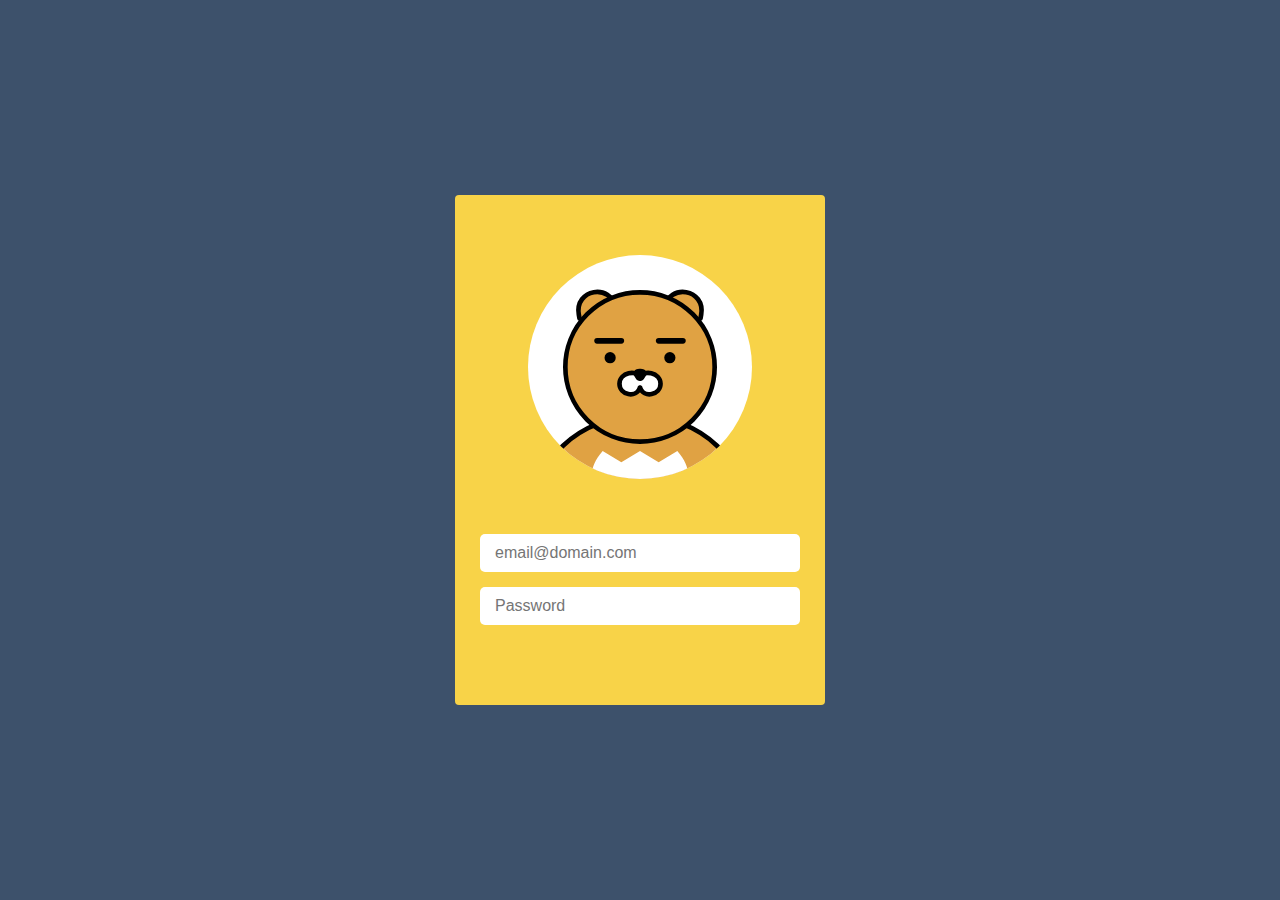
<file: DEMO/ryan-login-master/index.html>
<!doctype html>
<html lang="ko-KR">
<head>
  <meta charset="utf-8">
  <title>라이언 인터랙티브 로그인 (접근성 반영)</title>
  <link rel="stylesheet" href="style.css">
</head>
<body>

  <!--
    본 예제의 원본 리소스 출처는 https://github.com/taggon/ryan-login 입니다.
    본 예제는 원본 리소스에 접근성을 반영한 버전입니다.
  -->

  <form class="demo">

    <svg role="graphics-document document" id="ryan" viewBox="0 0 120 120" xmlns="http://www.w3.org/2000/svg">

      <title>라이언</title>
      <desc>사용자의 타이핑에 따라 인터랙션으로 작동하는 라이언 그래픽입니다.</desc>

      <g role="graphics-symbol img" aria-label="몸통">
        <path d="M0,150 C0,65 120,65 120,150" fill="#e0a243" stroke="#000" stroke-width="2.5" />
        <path d="M40,105 C10,140 110,140 80,105 L80,105 L70,111 L60,105 L50,111 L40,105" fill="#fff" />
      </g>

      <g role="graphics-object group" aria-label="귀" class="ears">
        <desc>이메일을 입력할 때와 달리, 패스워드를 입력할 때는 뒤로 젖혀집니다. 마치 패스워드는 안 보겠다는 것처럼.</desc>
        <path d="M46,32 L46,30 C46,16 26,16 26,30 L26,32" fill="#e0a243" stroke="#000" stroke-width="2.5" stroke-linecap="round"
          transform="rotate(-10,38,24)" />
        <path d="M74,32 L74,30 C74,16 94,16 94,30 L94,32" fill="#e0a243" stroke="#000" stroke-width="2.5" stroke-linecap="round"
          transform="rotate(10,82,24)" />
      </g>

      <g role="graphics-object group" aria-label="얼굴">
        <circle data-comment="얼굴" cx="60" cy="60" r="40" fill="#e0a243" stroke="#000" stroke-width="2.5" />
        <g role="graphics-object group" aria-label="눈" class="eyes">
          <desc>이메일을 입력할 때 눈은 아래 방향으로 향하지만, 패스워드를 입력할 때는 위 방향으로 향합니다.</desc>
          <g role="graphics-symbol img" data-comment="눈썹과 눈동자(왼쪽)">
            <line x1="37" x2="50" y1="46" y2="46" stroke="#000" stroke-width="3" stroke-linecap="round" />
            <circle cx="44" cy="55" r="3" fill="#000" />
          </g>
          <g role="graphics-symbol img" data-comment="눈썹과 눈동자(오른쪽)">
            <line x1="70" x2="83" y1="46" y2="46" stroke="#000" stroke-width="3" stroke-linecap="round" />
            <circle cx="76" cy="55" r="3" fill="#000" />
          </g>
        </g>
      </g>

      <g role="graphics-object group" aria-label="코와 입" class="muzzle">
        <desc>이메일을 입력할 때는 좌우로 움직이지만, 패스워드를 입력할 때는 뒤로 젖혀진 채 좌우로 움직입니다.</desc>
        <g role="graphics-symbol img" data-comment="입">
          <path d="M60,66 C58.5,61 49,63 49,69 C49,75 58,77 60,71 M60,66 C61.5,61 71,63 71,69 C71,75 62,77 60,71" fill="#fff" />
          <path d="M60,66 C58.5,61 49,63 49,69 C49,75 58,77 60,71 M60,66 C61.5,61 71,63 71,69 C71,75 62,77 60,71" fill="#fff" stroke="#000" stroke-width="2.5" stroke-linejoin="round" stroke-linecap="round" />
        </g>
        <polygon data-comment="코" points="59,63.5,60,63.4,61,63.5,60,65" fill="#000" stroke="#000" stroke-width="5" stroke-linejoin="round" />
      </g>

    </svg>

    <input aria-label="이메일" type="email" placeholder="email@domain.com">
    <input aria-label="패스워드" type="password" placeholder="Password">

    <!-- <button aria-label="로그인">Sign In</button> -->

  </form>

  <script src="script.js"></script>
</body>
</html>
</file>
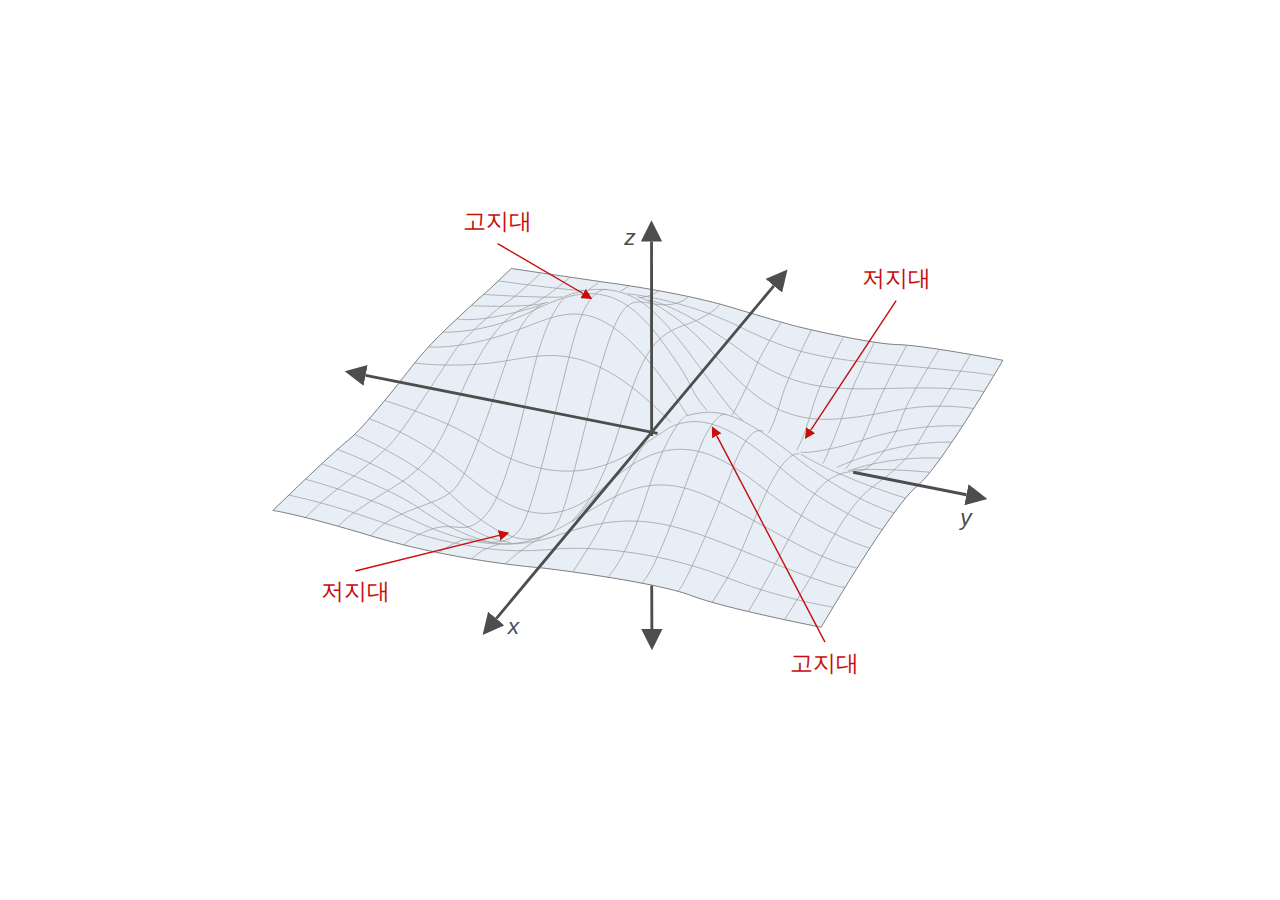
<file: assets/local-maxima-minima.html>
<!DOCTYPE html>
<html lang="ko-KR">
<head>
  <meta charset="UTF-8">
  <meta name="viewport" content="width=device-width, initial-scale=1.0">
  <meta http-equiv="X-UA-Compatible" content="ie=edge">
  <title>인라인 SVG</title>
  <style>
    body {
      display: grid;
      justify-items: center;
      align-items: center;
      min-height: 100vh;
      margin: 0;
    }
    svg {
      width: 740px;
    }
  </style>
</head>
<body>

<svg xmlns="http://www.w3.org/2000/svg" viewBox="0 0 520 350">

  <title>고지대와 저지대</title>
  <desc> 3차원 공간을 2차원 도면에 표시하기 위해 고지대는 볼록 나온 모양을, 저지대는 움푹 들어간 모양으로 표시됩니다.</desc>

  <style>
    text { font-family: sans-serif; fill: #4d4d4d;  }
    .fontLarge { font-size: 22px;  }
    .fontXLarge { font-size: 32px;  }
    .fontSmall { font-size: 12px;  }
    .fontXSmall { font-size: 8px;  }
    .italic { font-style: italic;  }
    .bold { font-weight: bold;  }
    .svgMath { font-family: 'LearnStix', serif; font-size: 26px;  }
    .svgMath .italic { font-family: 'LearnStix', serif; font-style: italic;  }
    .svgMath.fontSmall { font-family: 'LearnStix', serif; font-size: 17.5px;  }
    .svgMath.fontSmall.italic, .svgMath.fontSmall .italic { font-family: 'LearnStix', serif; font-style: italic;  }
    .svgMath.fontLarge { font-family: 'LearnStix', serif; font-size: 30px;  }
    .svgMath.fontLarge.italic, .svgMath.fontLarge .italic { font-family: 'LearnStix', serif; font-style: italic;  }
    .svgMath.fontXLarge { font-family: 'LearnStix', serif; font-size: 38px;  }
    .svgMath.fontXLarge.italic, .svgMath.fontXLarge .italic { font-family: 'LearnStix', serif; font-size: 38px;  }
    .svgMath.italic, .svgMath.fontSmall.italic { font-family: 'LearnStix', serif; font-style: italic;  }
    marker[id^="arrowhead"], marker[id^="axisArrowhead"] { stroke: none !important; stroke-width: 0 !important; stroke-opacity: 0 !important; stroke-color: transparent !important; stroke-dasharray: none !important;  }
    .fill { fill: #4d4d4d;  }
    .fillGrid { fill: #999999;  }
    .whiteFill { fill: #ffffff;  }
    .line { stroke: #4d4d4d;  }
    .gridline { stroke: #999999;  }
    .strokeHalf { stroke-width: .5;  }
    .stroke1 { stroke-width: 1.5;  }
    .strokeAxis { stroke-width: 2;  }
    .stroke2 { stroke-width: 2.5;  }
    .strokeLg { stroke-width: 3.5;  }
    .dashed { stroke-dasharray: 7 7;  }
    .primaryFill { fill: #125a9b;  }
    .secondaryFill1 { fill: #c80e0d;  }
    .secondaryFill2 { fill: #417b5b;  }
    .secondaryFill3 { fill: #0c3c67;  }
    .tertiaryFill1 { fill: #42374d;  }
    .tertiaryFill2 { fill: #3a7664;  }
    .tertiaryFill3 { fill: #922e27;  }
    .tertiaryFill4 { fill: #266880;  }
    .tertiaryFill5 { fill: #7b583a;  }
    .primaryFill-80 { fill: #417BAF;  }
    .secondaryFill1-80 { fill: #D34C3D;  }
    .secondaryFill2-80 { fill: #67957C;  }
    .secondaryFill3-80 { fill: #3D6385;  }
    .tertiaryFill1-80 { fill: #685F71;  }
    .tertiaryFill2-80 { fill: #619183;  }
    .tertiaryFill3-80 { fill: #A85852;  }
    .tertiaryFill4-80 { fill: #518699;  }
    .tertiaryFill5-80 { fill: #957961;  }
    .primaryFill-60 { fill: #719CC3;  }
    .secondaryFill1-60 { fill: #DE796E;  }
    .secondaryFill2-60 { fill: #8DB09D;  }
    .secondaryFill3-60 { fill: #6D8AA4;  }
    .tertiaryFill1-60 { fill: #8E8794;  }
    .tertiaryFill2-60 { fill: #89ADA2;  }
    .tertiaryFill3-60 { fill: #BE827D;  }
    .tertiaryFill4-60 { fill: #7DA4B3;  }
    .tertiaryFill5-60 { fill: #B09B89;  }
    .primaryFill-35 { fill: #ACC5DC;  }
    .secondaryFill1-35 { fill: #ECB1AA;  }
    .secondaryFill2-35 { fill: #BDD1C6;  }
    .secondaryFill3-35 { fill: #AABBCA;  }
    .tertiaryFill1-35 { fill: #BDB9C1;  }
    .tertiaryFill2-35 { fill: #BACFC9;  }
    .tertiaryFill3-35 { fill: #D9B6B3;  }
    .tertiaryFill4-35 { fill: #B3CAD3;  }
    .tertiaryFill5-35 { fill: #D1C5BA;  }
    .primaryFill-25 { fill: #C4D6E6;  }
    .secondaryFill1-25 { fill: #F1C7C3;  }
    .secondaryFill2-25 { fill: #D0DED6;  }
    .secondaryFill3-25 { fill: #C2CED9;  }
    .tertiaryFill1-25 { fill: #D0CDD3;  }
    .tertiaryFill2-25 { fill: #CEDDD8;  }
    .tertiaryFill3-25 { fill: #E4CBC9;  }
    .tertiaryFill4-25 { fill: #C9D9DF;  }
    .tertiaryFill5-25 { fill: #DED5CE;  }
    .primaryFill-10 { fill: #E7EFF5;  }
    .secondaryFill1-10 { fill: #FAE9E7;  }
    .secondaryFill2-10 { fill: #ECF2EF;  }
    .secondaryFill3-10 { fill: #E7ECF0;  }
    .tertiaryFill1-10 { fill: #ECEBED;  }
    .tertiaryFill2-10 { fill: #EBF1F0;  }
    .tertiaryFill3-10 { fill: #F4EAE9;  }
    .tertiaryFill4-10 { fill: #E9F0F2;  }
    .tertiaryFill5-10 { fill: #F2EEEB;  }
    .noFill { fill: none;  }
    .fill80 { fill-opacity: 0.80;  }
    .fill60 { fill-opacity: 0.60;  }
    .fill35 { fill-opacity: 0.35;  }
    .fill25 { fill-opacity: 0.25;  }
    .fill10 { fill-opacity: 0.10;  }
    .primaryStroke { stroke: #125a9b;  }
    .secondaryStroke1 { stroke: #c80e0d;  }
    .secondaryStroke2 { stroke: #417b5b;  }
    .secondaryStroke3 { stroke: #0c3c67;  }
    .tertiaryStroke1 { stroke: #42374d;  }
    .tertiaryStroke2 { stroke: #3a7664;  }
    .tertiaryStroke3 { stroke: #922e27;  }
    .tertiaryStroke4 { stroke: #266880;  }
    .tertiaryStroke5 { stroke: #7b583a;  }
    .bevel { stroke-linecap: butt; stroke-linejoin: bevel;  }
    .round { stroke-linecap: round; stroke-linejoin: round;  }
    .miter { stroke-linecap: square; stroke-linejoin: miter;  }
  </style>

  <defs>
    <marker id="axisArrowheadStart" markerHeight="7.5" markerWidth="7.5" orient="auto" refX="10" refY="5" viewBox="0 0 10 10">
      <path d="M10,0 L0,5 L10,10z" class="fill"/>
    </marker>
    <marker id="axisArrowheadEnd" markerHeight="7.5" markerWidth="7.5" orient="auto" refX="0" refY="5" viewBox="0 0 10 10">
      <path d="M0,0 L10,5 L0,10z" class="fill"/>
    </marker>
    <marker id="arrowheadEnd2" markerHeight="7.5" markerWidth="7.5" orient="auto" refX="0" refY="5" viewBox="0 0 10 10">
      <path d="M0,0 L10,5 L0,10z" class="secondaryFill1"/>
    </marker>
  </defs>

  <g aria-hidden="true">
    <g data-comment="surface">
      <path d="m169.606,47.418 c0,0 60.221,8.939 70.408,10.305 s53.359,7.81 82.35,16.472 s40.85,12.171 48.362,14.036 s52.82,12.396 70.297,12.666 s73.973,11.013 73.973,11.013 s-43.531,75.003 -60.347,88.464 s-60.866,88.15 -67.341,99.139 c0,0 -67.402,-13.029 -91.605,-22.354 s-100.869,-19.102 -106.839,-19.507 s-62.886,-5.757 -116.625,-21.954 s-70.257,-18.218 -70.257,-18.218 s41.222,-40.109 53.537,-49.878 c12.315,-9.769 45.484,-53.083 47.85,-55.894 s12.711,-16.264 51.088,-49.903 l15.149,-14.387 z" class="line primaryFill fill10 strokeHalf"/>
    </g>
    <g data-comment="grid lines">
      <path d="m121.504,92.176 c0,0 29.602,1.542 63.966,-15.4 s59.36,-19.347 88.362,19.689 s16.814,30.895 33.408,50.965 m-165.967,-73.876 c0,0 41.879,1.948 54.22,-2.553 m-35.003,-14.834 c0,0 54.065,7.471 62.371,6.735 m-121.298,50.994 c0,0 31.466,3.984 64.201,-1.539 s60.952,-13.057 116.011,43.21 m-222.409,8.58401 c0,0 40.925,17.104 67.03,41.56 s46.293,36.005 63.199,30.73 m-153.236,-51.745 c0,0 47.368,16.321 68.921,31.563 s45.515,24.248 57.867,24.578 s24.776,-0.944 56.231,-19.974 s53.472,-32.131 96.963,-9.08 s67.312,39.139 96.182,46.288 m-399.335,-51.412 c0,0 23.206,4.89 46.092,12.532 s47.643,16.824 69.931,21.066 s37.693,7.215 70.491,4.396 s81.932,4.278 120.698,19.729 s75.303,21.028 75.303,21.028 m-144.531,-220.23 c0,0 38.722,3.478 78.858,23.232 s58.419,22.279 109.444,26.85 s60.726,5.738 69.209,7.321 m-250.514,-55.416 c0,0 25.146,6.893 54.905,41.613 s51.642,47.164 87.367,44.275 s50.917,-12.715 93.821,-7.302 m-95.839,41.433 c0,0 38.852,-18.725 80.699,-17.725 m-15.519,21.144 c0,0 -33.01,-3.168 -54.89,-1.47 m37.728,19.56 c0,0 -44.366,-13.236 -73.32,-30.716 m57.144,52.938 c0,0 -16.721,-5.195 -48.076,-25.473 s-64.89,-63.702 -100.956,-46.49 c0,0 -21.274,13.845 -23.508,15.355 c-44.193,29.867 -87.224,10.19 -110.587,-5.408 s-66.576,-28.672 -66.576,-28.672 m109.568,-89.401 c0,0 -19.901,18.547 -22.766,19.609 s-28.418,22.689 -36.308,33.209 s-34.694,54.642 -46.625,67.415 s-42.816,35.072 -49.874,42.089 s-9.712,9.275 -9.712,9.275 m206.258,-165.268 c0,0 -3.794,2.877 -7.198,5.11 m-30.767,9.433 c0,0 -12.704,4.302 -22.004,27.218 s-29.104,91.611 -42.036,103.93 s-40.784,12.529 -58.3,32.416 m202.79,-172.339 c0,0 -5.75,4.534 -14.086,5.055 m-22.671,-5.76 c0,0 -11.343,-3.373 -20.837,26.454 s-28.649,123.373 -39.483,140.719 c-10.021,16.044 -29.966,8.853 -33.026,8.43 c-3.754,-0.519 -9.362,-1.483 -25.073,9.361 m197.869,-174.446 c0,0 -6.542,8.207 -25.479,14.671 s-27.763,17.812 -39.062,52.353 s-16.906,61.866 -39.804,85.476 m-46.74,29.785 c0,0 14.113,-13.598 32.742,-22.433 m14.844,28.078 c0,0 16.828,-25.143 21.756,-36.265 s25.938,-51.914 29.058,-53.951 m95.729,-85.302 c0,0 -13.398,20.214 -17.784,30.932 s-14.935,31.607 -16.847,34.561 m-4.41801,-0.613987 c0,0 -4.194,-3.072 -13.389,12.916 s-32.104,92.334 -45.601,105.685 m110.683,-90.828 c0,0 -9.487,-4.52 -25.56,32.046 s-14.974,40.003 -35.668,72.161 m181.613,-174.213 c0,0 -24.861,41.193 -33.39,56.044 s-17.541,24.107 -35.813,37.263 s-36.308,51.93 -43.124,63.237 s-15.815,25.727 -18.497,29.881 m85.954,-192.937 c0,0 -15.356,27.895 -21.915,44.611 s-15.034,36.686 -21.394,42.536 m-1.33602,-92.525 c0,0 -15.461,28.369 -21.813,49.974 s-8.173,23.311 -10.795,29.4 m-220.011,-109.609 c0,0 40.928,2.63 55.878,1.735 m59.41,2.18399 c0,0 19.118,0.894 70.053,38.892 s94.961,16.227 166.283,25.408 m-370.469,-51.113 c0,0 15.432,4.095 58.716,-9.495 m16.851,-6.02099 c0,0 30.255,-15.02 57.055,5.88 s53.32,70.91 68.509,81.17 m40.332,22.211 c0,0 11.689,1.888 46.368,-9.357 s67.433,-9.074 67.433,-9.074 m-375.35,-55.554 c0,0 23.585,2.354 61.955,-11.593 s61.021,-32.311 119.965,59.463 m178.013,30.397 c0,0 -31.244,-2.677 -65.063,8.898 m32.398,29.456 c0,0 -32.156,-9.968 -68.72,-38.702 s-52.446,-36.927 -77.936,-29.291 m129.653,92.816 c0,0 -33.624,-9.689 -69.867,-38.127 s-74.583,-59.596 -134.334,14.847 l-1.978,2.549 m-145.622,-70.254 c0,0 29.748,10.297 57.88,31.518 s66.454,63.959 117.824,5.488 c0,0 10.11,-10.479 15.549,-17.855 m-213.671,2.48999 c0,0 31.938,11.202 52.485,26.787 s44.713,35.825 69.338,38.553 m-144.312,-44.52 c0,0 37.59,10.515 58.822,20.229 s64.424,38.333 120.045,18.779 s83.015,-6.998 144.699,17.926 c0,0 49.227,19.93 55.764,19.092 m-193.527,-218.004 c0,0 -15.327,15.044 -32.488,22.023 s-34.167,34.596 -47.841,68.907 s-22.409,40.43 -31.431,48.25 s-39.838,23.401 -50.792,35.835 m204.681,-169.166 c0,0 -3.769,2.426 -6.348,4.002 m-39.658,4.924 c0,0 -11.528,9.212 -21.536,49.937 s-19.531,88.202 -34.68,103.657 s-20.559,0.628 -42.577,10.97 c0,0 -9.723,4.039 -13.917,8.864 m200.224,-174.848 c0,0 -6.24,8.2 -23.456,5.647 s-24.537,-10.287 -42.356,58.577 s-22.413,96.973 -32.551,102.59 m-34.723,7.70601 c0,0 -10.729,1.333 -19.363,10.168 m149.372,-99.88 c0,0 -11.876,8.509 -27.106,56.15 s-26.895,56.551 -26.895,56.551 m143.321,-173.813 c0,0 -17.005,33.518 -20.771,47.046 s-7.835,23.847 -9.706,25.521 m-3.55199,-1.27699 c0,0 -9.1,-6.171 -20.168,23.078 s-33.896,84.513 -39.499,89.101 m138.331,-175.276 c0,0 -15.359,29.009 -20.508,45.158 s-12.501,33.435 -16.007,40.588 m81.713,-80.236 c0,0 -21.643,33.65 -26.582,48.49 s-19.453,37.116 -31.444,37.275 s-24.177,4.233 -36.355,26.326 s-31.365,59.048 -40.014,72.157" class="strokeHalf noFill gridline"/>
    </g>
    <g data-comment="axes">
      <line x1="67.177" x2="272.357" y1="122.526" y2="163.295" marker-start="url(#axisArrowheadStart)" class="line strokeAxis noFill"/>
      <line x1="409.818" x2="489.391" y1="190.605" y2="206.416" marker-end="url(#axisArrowheadEnd)" class="line strokeAxis noFill"/>
      <line x1="268.107" x2="268.17" y1="28.522" y2="165.167" marker-start="url(#axisArrowheadStart)" class="line strokeAxis noFill"/>
      <line x1="268.348" x2="268.235" y1="300.716" y2="270.279" marker-start="url(#axisArrowheadStart)" class="line strokeAxis noFill"/>
      <line x1="354.059" x2="159.012" y1="59.606" y2="293.435" marker-end="url(#axisArrowheadEnd)" marker-start="url(#axisArrowheadStart)" class="line strokeAxis noFill"/>
      <text x="167" y="304" class="italic">x</text>
      <text x="485" y="228" class="italic">y</text>
      <text x="249" y="31" class="italic">z</text>
    </g>
    <g data-comment="labels">
      <text x="160" y="20" class="secondaryFill1" text-anchor="middle">고지대</text>
      <path marker-end="url(#arrowheadEnd2)" d="m160 30 l60 35" class="secondaryStroke1"/>
      <text x="440" y="60" class="secondaryFill1" text-anchor="middle">저지대</text>
      <path marker-end="url(#arrowheadEnd2)" d="m440 70 l-60 91" class="secondaryStroke1"/>
      <text x="60" y="280" class="secondaryFill1" text-anchor="middle">저지대</text>
      <path marker-end="url(#arrowheadEnd2)" d="m60 260 l101 -25" class="secondaryStroke1"/>
      <text x="390" y="330" class="secondaryFill1" text-anchor="middle">고지대</text>
      <path marker-end="url(#arrowheadEnd2)" d="m390 310 l-76 -145" class="secondaryStroke1"/>
    </g>
  </g>

</svg>

</body>
</html>
</file>
<file: DEMO/ryan-login-master/style.css>
body {
  display: grid;
  justify-items: center;
  align-items: center;
  min-height: 100vh;
  margin: 0;
  background: #3d516b;
}

form {
  display: flex;
  flex-direction: column;
  width: 320px;
  border-radius: 4px;
  padding: 60px 25px 80px;
  background: #f8d348;
}

svg {
  width: 70%;
  border-radius: 50%;
  background: #fff;
  margin-bottom: 40px;
  align-self: center;
  transform-style: preserve-3d;
}

input {
  font-size: 16px;
  border: 0;
  border-radius: 5px;
  outline: 0;
  padding: 10px 15px;
  margin-top: 15px;
}

@keyframes lookaway-up {
  from {
    transform: rotate3d(0.2, 0, -0.01, 20deg);
  }

  to {
    transform: rotate3d(0.2, -0.05, -0.01, 20deg);
  }
}

@keyframes lookaway-down {
  0% {
    transform: rotate3d(-0.2, 0, -0.01, 20deg);
  }

  100% {
    transform: rotate3d(-0.2, -0.05, 0.01, 20deg);
  }
}

.ears {
  transform-origin: 50% 50% 5px;
}

.eyes {
  transform-origin: 50% 50% -40px;
}

.muzzle {
  transform-origin: 50% 50% -44px;
}

.ears,
.eyes,
.muzzle {
  transition: transform 0.5s;
}

.focused {
  transition: transform 0.1s;
}

.look-away .ears,
.look-away .eyes,
.look-away .muzzle {
  transition-duration: 0.3s;
  animation: 3s infinite alternate;
}

.look-away.up .ears,
.look-away.up .eyes,
.look-away.up .muzzle {
  transform: rotate3d(0.2, 0, 0, 20deg) !important;
}

.look-away.down .ears,
.look-away.down .eyes,
.look-away.down .muzzle {
  transform: rotate3d(-0.2, 0, 0, 20deg) !important;
}

.look-away.playing.up .ears,
.look-away.playing.up .eyes,
.look-away.playing.up .muzzle {
  animation-name: lookaway-up;
}

.look-away.playing.down .ears,
.look-away.playing.down .eyes,
.look-away.playing.down .muzzle {
  animation-name: lookaway-down;
}
</file>
